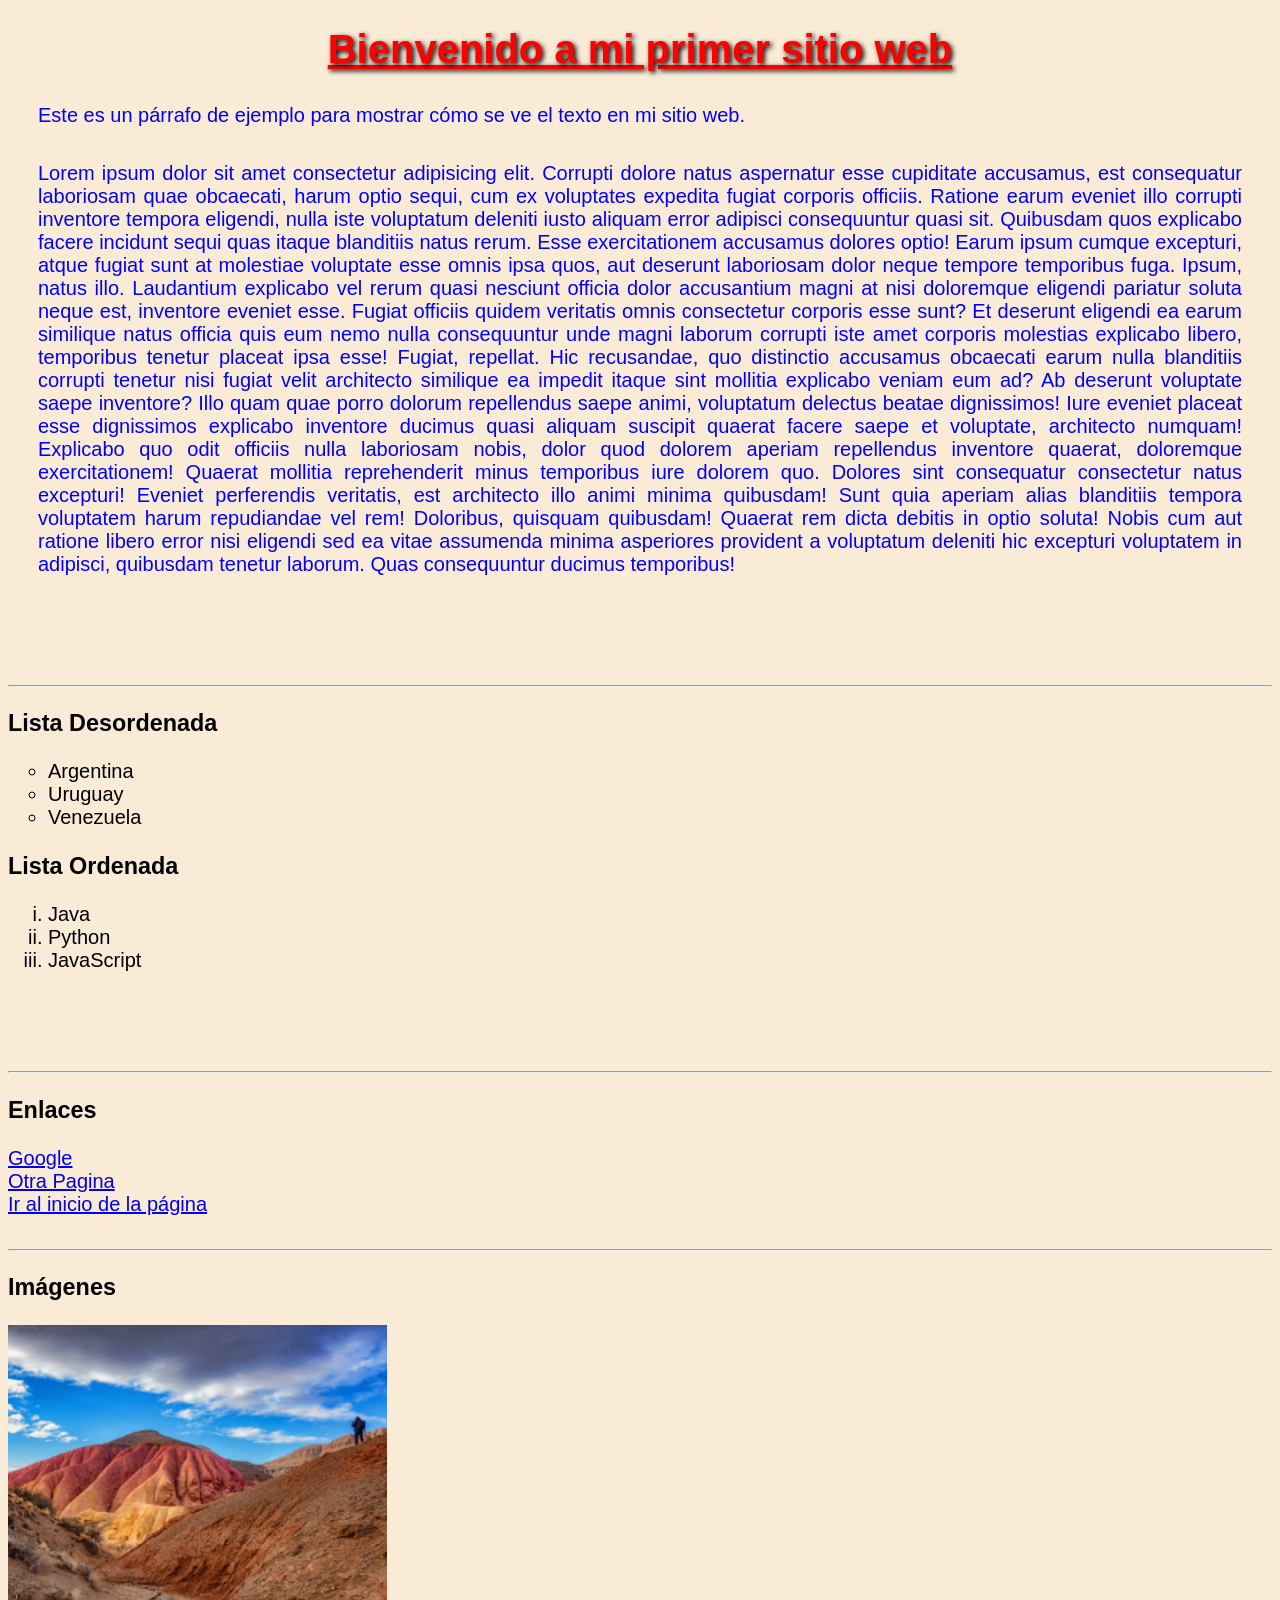
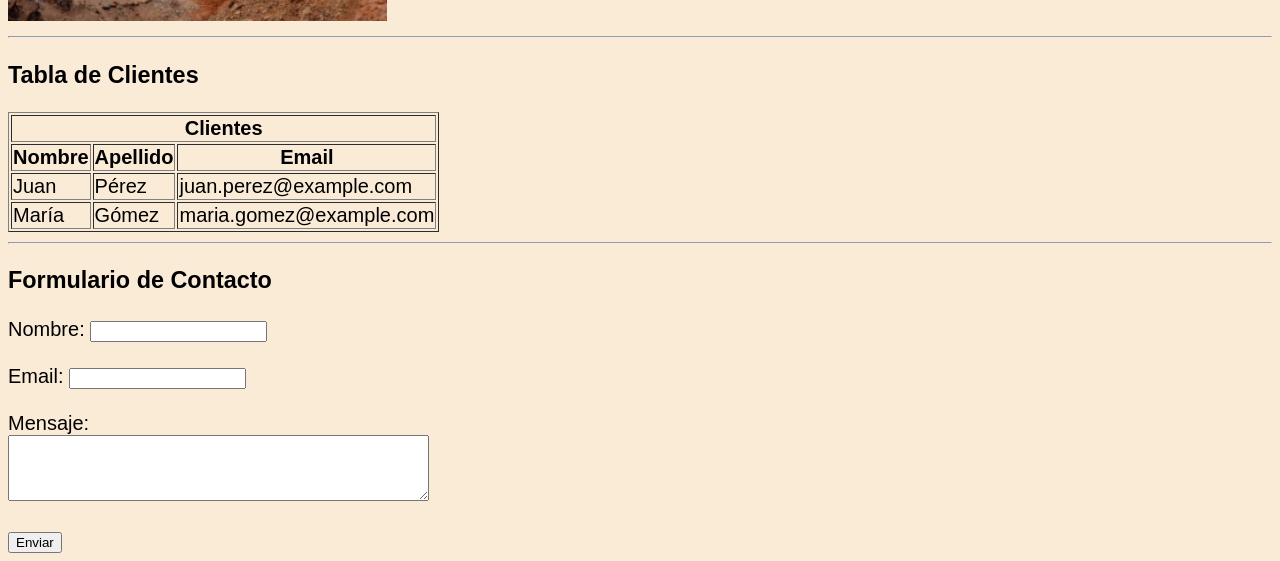
<file: clase 32/index.html>
<!DOCTYPE html>
<html lang="en">

<head>
    <meta charset="UTF-8">
    <meta name="viewport" content="width=device-width, initial-scale=1.0">
    <title>Mi primer sitio web</title>
    <link rel="stylesheet" href="estilos.css">
</head>

<body>
    <h1 id="titulo">Bienvenido a mi primer sitio web</h1>

    <p class="parrafo">Este es un párrafo de ejemplo para mostrar cómo se ve el texto en mi sitio web.</p>

    <p class="parrafo">Lorem ipsum dolor sit amet consectetur adipisicing elit. Corrupti dolore natus aspernatur esse cupiditate
        accusamus, est consequatur laboriosam quae obcaecati, harum optio sequi, cum ex voluptates expedita fugiat
        corporis officiis.
        Ratione earum eveniet illo corrupti inventore tempora eligendi, nulla iste voluptatum deleniti iusto aliquam
        error adipisci consequuntur quasi sit. Quibusdam quos explicabo facere incidunt sequi quas itaque blanditiis
        natus rerum.
        Esse exercitationem accusamus dolores optio! Earum ipsum cumque excepturi, atque fugiat sunt at molestiae
        voluptate esse omnis ipsa quos, aut deserunt laboriosam dolor neque tempore temporibus fuga. Ipsum, natus illo.
        Laudantium explicabo vel rerum quasi nesciunt officia dolor accusantium magni at nisi doloremque eligendi
        pariatur soluta neque est, inventore eveniet esse. Fugiat officiis quidem veritatis omnis consectetur corporis
        esse sunt?
        Et deserunt eligendi ea earum similique natus officia quis eum nemo nulla consequuntur unde magni laborum
        corrupti iste amet corporis molestias explicabo libero, temporibus tenetur placeat ipsa esse! Fugiat, repellat.
        Hic recusandae, quo distinctio accusamus obcaecati earum nulla blanditiis corrupti tenetur nisi fugiat velit
        architecto similique ea impedit itaque sint mollitia explicabo veniam eum ad? Ab deserunt voluptate saepe
        inventore?
        Illo quam quae porro dolorum repellendus saepe animi, voluptatum delectus beatae dignissimos! Iure eveniet
        placeat esse dignissimos explicabo inventore ducimus quasi aliquam suscipit quaerat facere saepe et voluptate,
        architecto numquam!
        Explicabo quo odit officiis nulla laboriosam nobis, dolor quod dolorem aperiam repellendus inventore quaerat,
        doloremque exercitationem! Quaerat mollitia reprehenderit minus temporibus iure dolorem quo. Dolores sint
        consequatur consectetur natus excepturi!
        Eveniet perferendis veritatis, est architecto illo animi minima quibusdam! Sunt quia aperiam alias blanditiis
        tempora voluptatem harum repudiandae vel rem! Doloribus, quisquam quibusdam! Quaerat rem dicta debitis in optio
        soluta!
        Nobis cum aut ratione libero error nisi eligendi sed ea vitae assumenda minima asperiores provident a voluptatum
        deleniti hic excepturi voluptatem in adipisci, quibusdam tenetur laborum. Quas consequuntur ducimus temporibus!
    </p>

    <br><br><br>


    <hr>

    <h3>Lista Desordenada</h3>
    <!-- <ul type="square"> -->
    <ul type="circle">
        <li>Argentina</li>
        <li>Uruguay</li>
        <li>Venezuela</li>
    </ul>

    <h3>Lista Ordenada</h3>
    <!-- <ul type="a"> -->
    <ol type="i">
        <li>Java</li>
        <li>Python</li>
        <li>JavaScript</li>
    </ol>

    <br><br><br>

    <hr>

    <h3>Enlaces</h3>
    <a href="https://www.google.com" target="_blank">Google</a>
    <br>
    <a href="otraPagina.html" target="_blank">Otra Pagina</a>
    <br>
    <!-- anclaje -->
    <a href="#">Ir al inicio de la página</a>

    <br><br>

    <hr>

    <h3>Imágenes</h3>
    <img src="paisaje.png" alt="Imagen de ejemplo" width="30%">
    <br>

    <hr>

    <h3>Tabla de Clientes</h3>
    <table border="1">
        <thead>
            <th colspan="3">Clientes</th>
        </thead>
        <tbody>
            <tr>
                <th>Nombre</th>
                <th>Apellido</th>
                <th>Email</th>
            </tr>
            <tr>
                <td>Juan</td>
                <td>Pérez</td>
                <td>juan.perez@example.com</td>
            </tr>
            <tr>
                <td>María</td>
                <td>Gómez</td>
                <td>maria.gomez@example.com</td>
            </tr>
        </tbody>
    </table>

    <hr>

    <h3>Formulario de Contacto</h3>
    <form action="destino.html" method="post">
        <label for="nombre">Nombre:</label>
        <input type="text" id="nombre" name="nombre" required>
        <br><br>

        <label for="email">Email:</label>
        <input type="email" id="email" name="email" required>
        <br><br>

        <label for="mensaje">Mensaje:</label>
        <br>
        <textarea id="mensaje" name="mensaje" rows="4" cols="50" required></textarea>
        <br><br>

        <input type="submit" value="Enviar">

    </form>
</body>

</html>
</file>
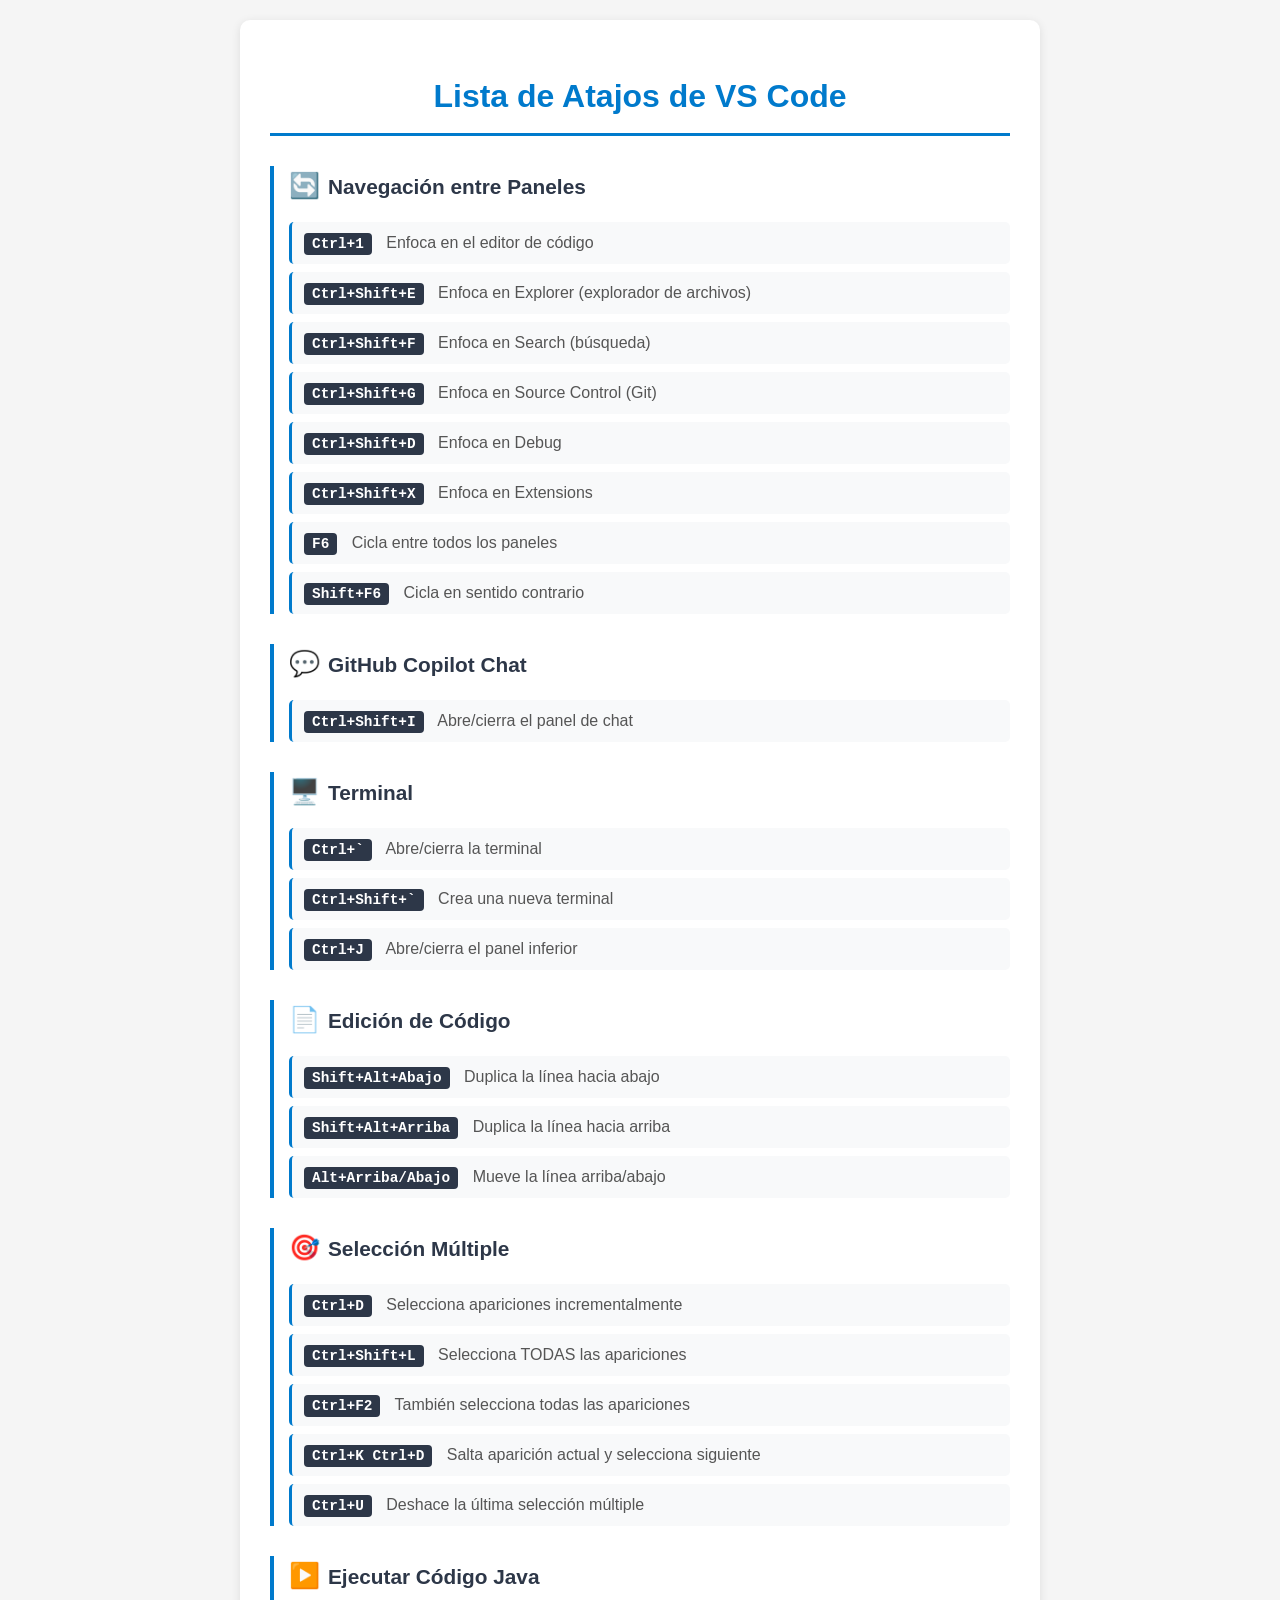
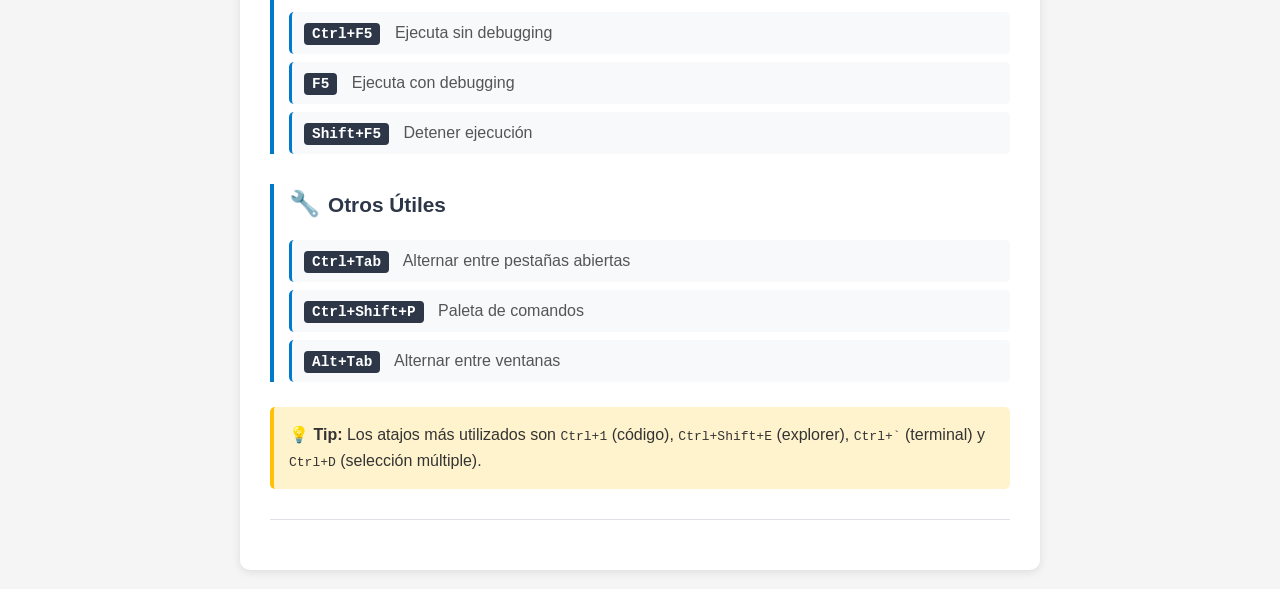
<file: clase 1/atajos_vscode.html>
<!DOCTYPE html>
<html lang="es">
<head>
    <meta charset="UTF-8">
    <meta name="viewport" content="width=device-width, initial-scale=1.0">
    <title>Lista de Atajos de VS Code</title>
    <style>
        body {
            font-family: 'Segoe UI', Tahoma, Geneva, Verdana, sans-serif;
            max-width: 800px;
            margin: 0 auto;
            padding: 20px;
            line-height: 1.6;
            color: #333;
            background-color: #f5f5f5;
        }
        
        .container {
            background: white;
            padding: 30px;
            border-radius: 10px;
            box-shadow: 0 2px 10px rgba(0,0,0,0.1);
        }
        
        h1 {
            color: #007ACC;
            text-align: center;
            border-bottom: 3px solid #007ACC;
            padding-bottom: 10px;
            margin-bottom: 30px;
        }
        
        h2 {
            color: #2d3748;
            margin-top: 30px;
            margin-bottom: 15px;
            font-size: 1.3em;
        }
        
        .section {
            margin-bottom: 25px;
            border-left: 4px solid #007ACC;
            padding-left: 15px;
        }
        
        ul {
            list-style: none;
            padding: 0;
        }
        
        li {
            margin: 8px 0;
            padding: 8px 12px;
            background: #f8f9fa;
            border-radius: 5px;
            border-left: 3px solid #007ACC;
        }
        
        .shortcut {
            background: #2d3748;
            color: white;
            padding: 3px 8px;
            border-radius: 4px;
            font-family: 'Courier New', monospace;
            font-weight: bold;
            margin-right: 10px;
            font-size: 0.9em;
        }
        
        .description {
            color: #555;
        }
        
        .emoji {
            font-size: 1.2em;
            margin-right: 8px;
        }
        
        .highlight {
            background: #fff3cd;
            padding: 15px;
            border-radius: 5px;
            border-left: 4px solid #ffc107;
            margin: 20px 0;
        }
        
        .footer {
            text-align: center;
            margin-top: 30px;
            padding-top: 20px;
            border-top: 1px solid #dee2e6;
            color: #6c757d;
            font-size: 0.9em;
        }
    </style>
</head>
<body>
    <div class="container">
        <h1>Lista de Atajos de VS Code</h1>
        
        <div class="section">
            <h2><span class="emoji">🔄</span>Navegación entre Paneles</h2>
            <ul>
                <li><span class="shortcut">Ctrl+1</span> <span class="description">Enfoca en el editor de código</span></li>
                <li><span class="shortcut">Ctrl+Shift+E</span> <span class="description">Enfoca en Explorer (explorador de archivos)</span></li>
                <li><span class="shortcut">Ctrl+Shift+F</span> <span class="description">Enfoca en Search (búsqueda)</span></li>
                <li><span class="shortcut">Ctrl+Shift+G</span> <span class="description">Enfoca en Source Control (Git)</span></li>
                <li><span class="shortcut">Ctrl+Shift+D</span> <span class="description">Enfoca en Debug</span></li>
                <li><span class="shortcut">Ctrl+Shift+X</span> <span class="description">Enfoca en Extensions</span></li>
                <li><span class="shortcut">F6</span> <span class="description">Cicla entre todos los paneles</span></li>
                <li><span class="shortcut">Shift+F6</span> <span class="description">Cicla en sentido contrario</span></li>
            </ul>
        </div>

        <div class="section">
            <h2><span class="emoji">💬</span>GitHub Copilot Chat</h2>
            <ul>
                <li><span class="shortcut">Ctrl+Shift+I</span> <span class="description">Abre/cierra el panel de chat</span></li>
            </ul>
        </div>

        <div class="section">
            <h2><span class="emoji">🖥️</span>Terminal</h2>
            <ul>
                <li><span class="shortcut">Ctrl+`</span> <span class="description">Abre/cierra la terminal</span></li>
                <li><span class="shortcut">Ctrl+Shift+`</span> <span class="description">Crea una nueva terminal</span></li>
                <li><span class="shortcut">Ctrl+J</span> <span class="description">Abre/cierra el panel inferior</span></li>
            </ul>
        </div>

        <div class="section">
            <h2><span class="emoji">📄</span>Edición de Código</h2>
            <ul>
                <li><span class="shortcut">Shift+Alt+Abajo</span> <span class="description">Duplica la línea hacia abajo</span></li>
                <li><span class="shortcut">Shift+Alt+Arriba</span> <span class="description">Duplica la línea hacia arriba</span></li>
                <li><span class="shortcut">Alt+Arriba/Abajo</span> <span class="description">Mueve la línea arriba/abajo</span></li>
            </ul>
        </div>

        <div class="section">
            <h2><span class="emoji">🎯</span>Selección Múltiple</h2>
            <ul>
                <li><span class="shortcut">Ctrl+D</span> <span class="description">Selecciona apariciones incrementalmente</span></li>
                <li><span class="shortcut">Ctrl+Shift+L</span> <span class="description">Selecciona TODAS las apariciones</span></li>
                <li><span class="shortcut">Ctrl+F2</span> <span class="description">También selecciona todas las apariciones</span></li>
                <li><span class="shortcut">Ctrl+K Ctrl+D</span> <span class="description">Salta aparición actual y selecciona siguiente</span></li>
                <li><span class="shortcut">Ctrl+U</span> <span class="description">Deshace la última selección múltiple</span></li>
            </ul>
        </div>

        <div class="section">
            <h2><span class="emoji">▶️</span>Ejecutar Código Java</h2>
            <ul>
                <li><span class="shortcut">Ctrl+F5</span> <span class="description">Ejecuta sin debugging</span></li>
                <li><span class="shortcut">F5</span> <span class="description">Ejecuta con debugging</span></li>
                <li><span class="shortcut">Shift+F5</span> <span class="description">Detener ejecución</span></li>
            </ul>
        </div>

        <div class="section">
            <h2><span class="emoji">🔧</span>Otros Útiles</h2>
            <ul>
                <li><span class="shortcut">Ctrl+Tab</span> <span class="description">Alternar entre pestañas abiertas</span></li>
                <li><span class="shortcut">Ctrl+Shift+P</span> <span class="description">Paleta de comandos</span></li>
                <li><span class="shortcut">Alt+Tab</span> <span class="description">Alternar entre ventanas</span></li>
            </ul>
        </div>

        <div class="highlight">
            <strong>💡 Tip:</strong> Los atajos más utilizados son <code>Ctrl+1</code> (código), <code>Ctrl+Shift+E</code> (explorer), <code>Ctrl+`</code> (terminal) y <code>Ctrl+D</code> (selección múltiple).
        </div>

        <div class="footer">
            
        </div>
    </div>
</body>
</html>
</file>
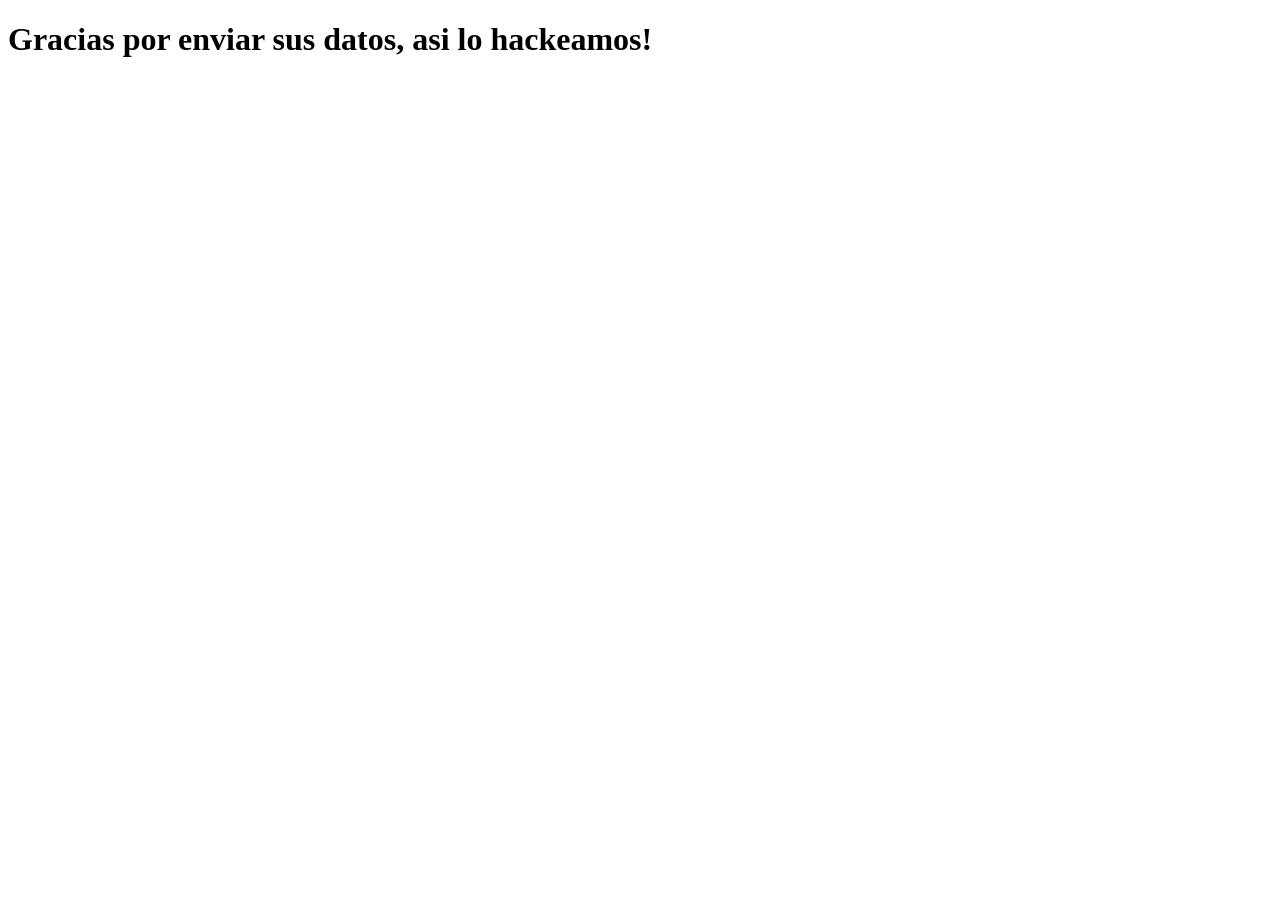
<file: clase 32/destino.html>
<!DOCTYPE html>
<html lang="en">
<head>
    <meta charset="UTF-8">
    <meta name="viewport" content="width=device-width, initial-scale=1.0">
    <title>Document</title>
</head>
<body>
    <h1>Gracias por enviar sus datos, asi lo hackeamos!</h1>
</body>
</html>
</file>
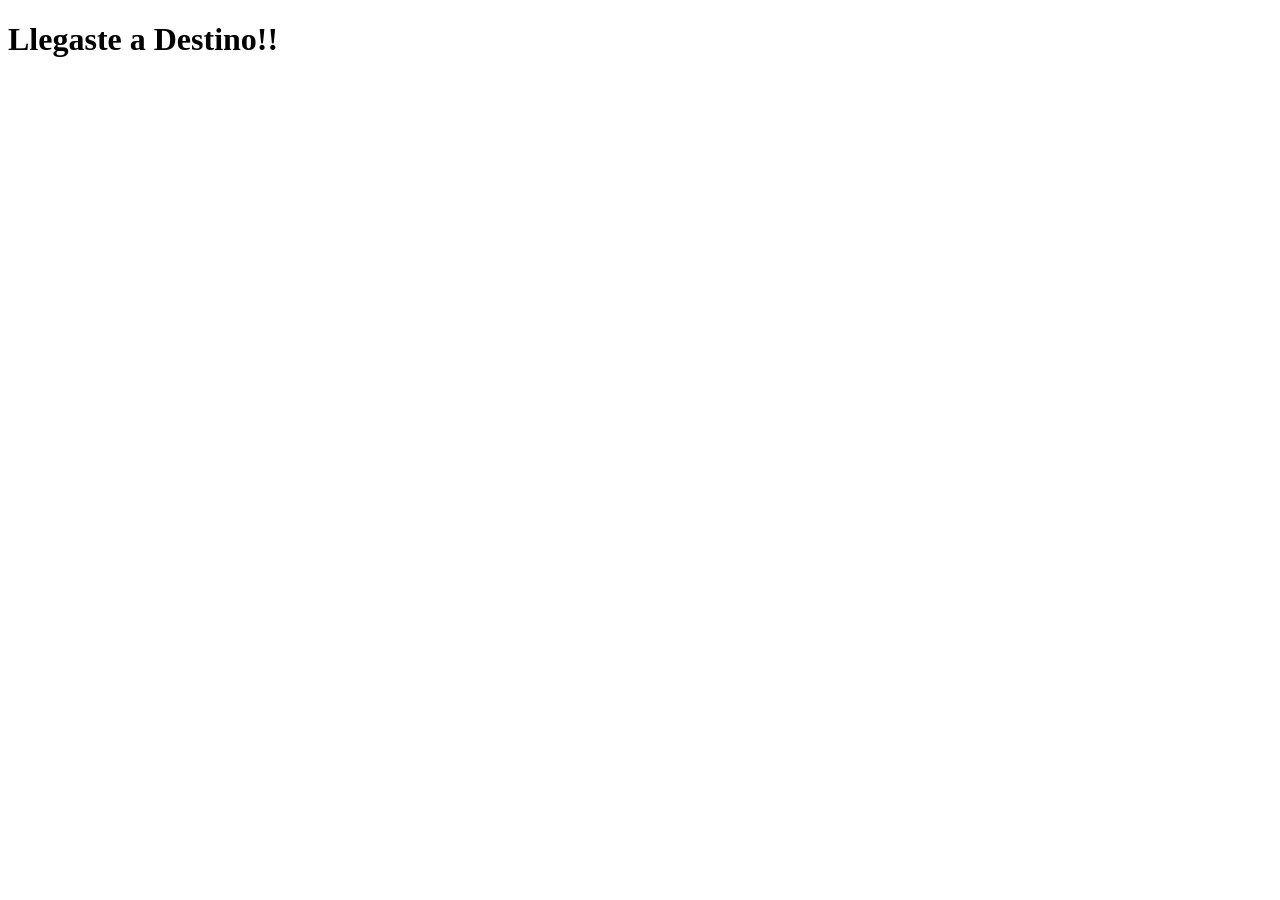
<file: clase 32/otraPagina.html>
<!DOCTYPE html>
<html lang="en">
<head>
    <meta charset="UTF-8">
    <meta name="viewport" content="width=device-width, initial-scale=1.0">
    <title>Document</title>
</head>
<body>
    <h1>Llegaste a Destino!!</h1>
</body>
</html>
</file>
<file: clase 32/estilos.css>
/* selector de etiqueta */
body {
    background-color: antiquewhite;
    font-family: Arial, Helvetica, sans-serif;
    font-size: 1.25em; /* 1em = 16px */
}

 /* selector de id */
#titulo {
    color: red;
    text-align: center;
    text-shadow: 2px 2px 5px black;
    text-decoration: underline;
}

/* selector de clase */
.parrafo {
    color: blue;
    text-align: justify;
    margin: 1.25em;
    padding: 0.25em;
}
</file>
